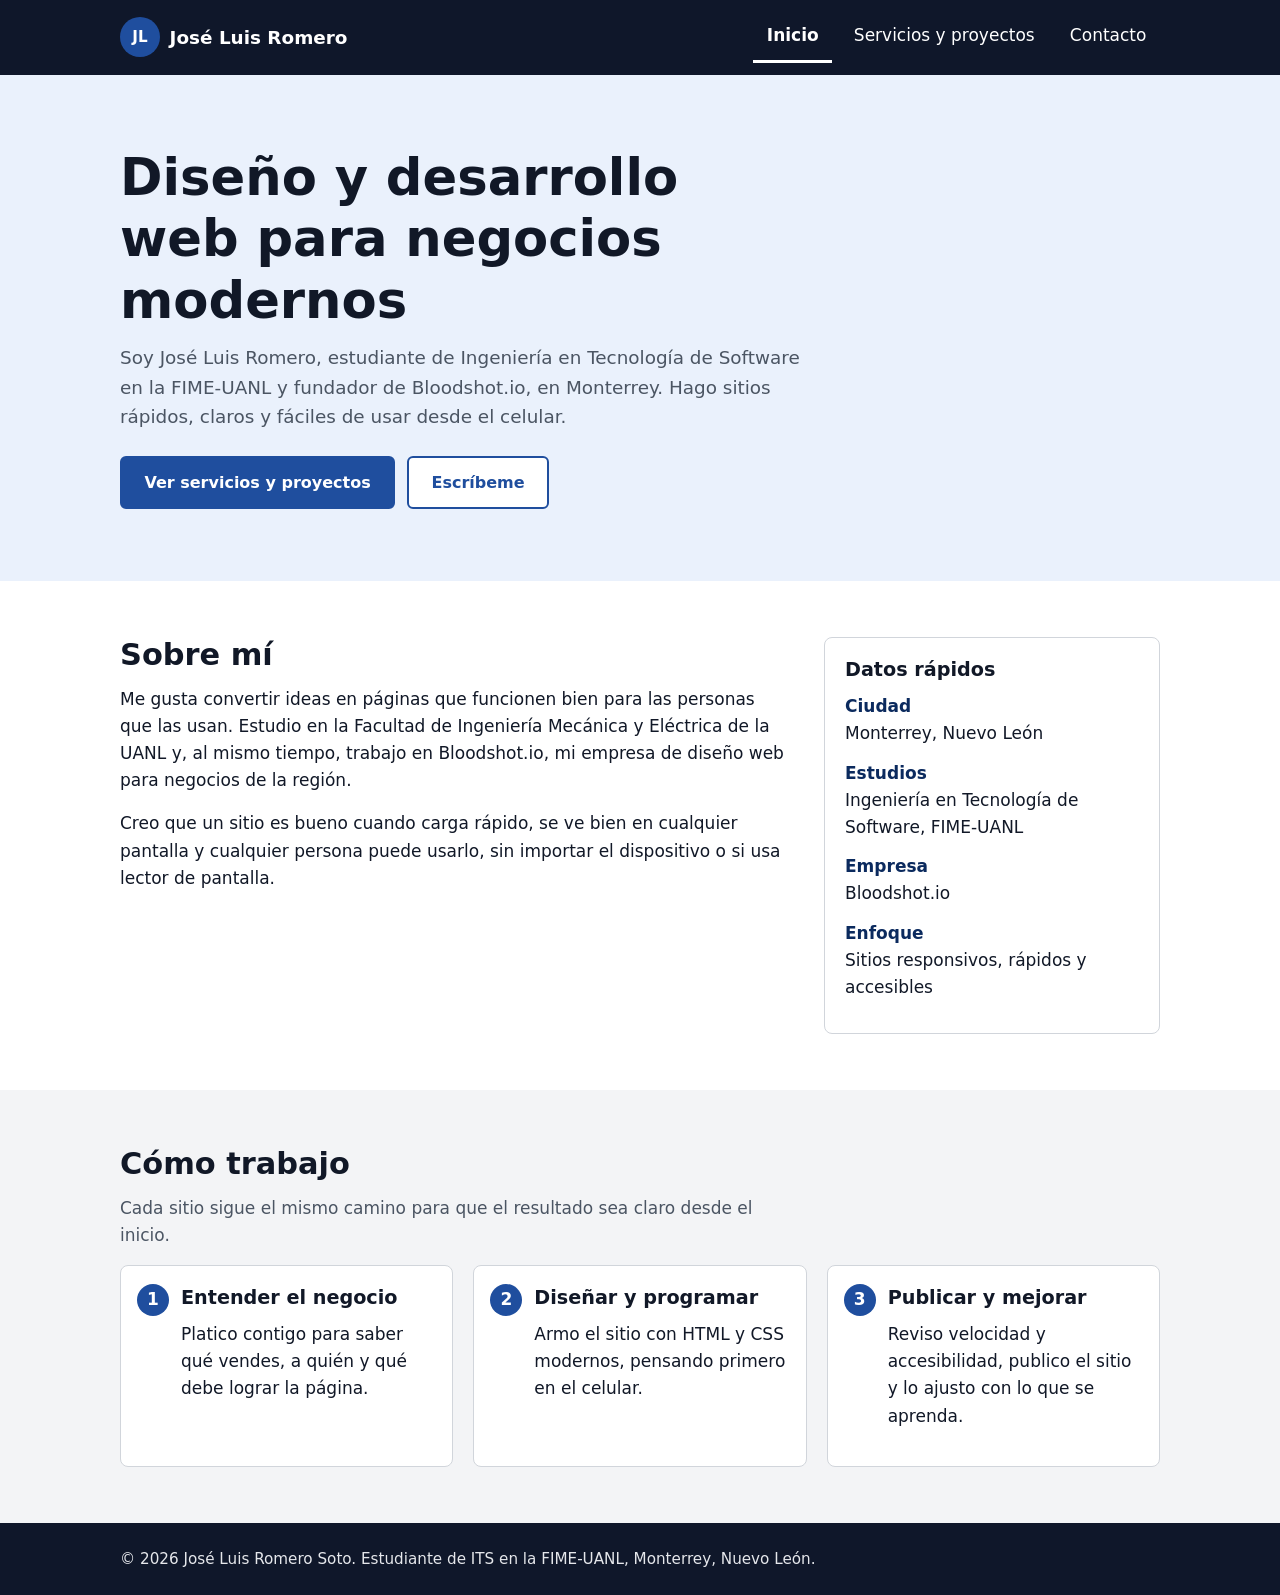
<file: index.html>
<!DOCTYPE html>
<html lang="es">
<head>
  <meta charset="utf-8">
  <meta name="viewport" content="width=device-width, initial-scale=1">
  <title>José Luis Romero | Diseño y desarrollo web</title>
  <meta name="description" content="Portafolio de José Luis Romero Soto, estudiante de ITS y fundador de Bloodshot.io en Monterrey.">
  <link rel="icon" href="data:image/svg+xml,%3Csvg%20xmlns='http://www.w3.org/2000/svg'%20viewBox='0%200%2032%2032'%3E%3Ccircle%20cx='16'%20cy='16'%20r='16'%20fill='%231f4e9e'/%3E%3Ctext%20x='16'%20y='21'%20font-size='14'%20font-family='Arial'%20font-weight='700'%20text-anchor='middle'%20fill='white'%3EJL%3C/text%3E%3C/svg%3E">
  <link rel="stylesheet" href="css/styles.css">
</head>
<body>
  <a class="skip-link" href="#contenido">Saltar al contenido</a>

  <header class="site-header">
    <div class="contenedor header-inner">
      <a class="marca" href="index.html">
        <span class="marca-icono" aria-hidden="true">JL</span>
        <span>José Luis Romero</span>
      </a>
      <nav aria-label="Principal">
        <ul class="menu">
          <li><a href="index.html" aria-current="page">Inicio</a></li>
          <li><a href="servicios.html">Servicios y proyectos</a></li>
          <li><a href="contacto.html">Contacto</a></li>
        </ul>
      </nav>
    </div>
  </header>

  <main id="contenido" tabindex="-1">
    <section class="hero" aria-labelledby="titulo-inicio">
      <div class="contenedor">
        <h1 id="titulo-inicio">Diseño y desarrollo web para negocios modernos</h1>
        <p class="lead">
          Soy José Luis Romero, estudiante de Ingeniería en Tecnología de
          Software en la FIME-UANL y fundador de Bloodshot.io, en Monterrey.
          Hago sitios rápidos, claros y fáciles de usar desde el celular.
        </p>
        <div class="acciones">
          <a class="btn" href="servicios.html">Ver servicios y proyectos</a>
          <a class="btn btn-secundario" href="contacto.html">Escríbeme</a>
        </div>
      </div>
    </section>

    <section class="seccion" aria-labelledby="titulo-sobre-mi">
      <div class="contenedor grid-2">
        <div>
          <h2 id="titulo-sobre-mi">Sobre mí</h2>
          <p>
            Me gusta convertir ideas en páginas que funcionen bien para las
            personas que las usan. Estudio en la Facultad de Ingeniería
            Mecánica y Eléctrica de la UANL y, al mismo tiempo, trabajo en
            Bloodshot.io, mi empresa de diseño web para negocios de la región.
          </p>
          <p>
            Creo que un sitio es bueno cuando carga rápido, se ve bien en
            cualquier pantalla y cualquier persona puede usarlo, sin importar
            el dispositivo o si usa lector de pantalla.
          </p>
        </div>
        <aside class="tarjeta" aria-labelledby="titulo-datos">
          <h3 id="titulo-datos">Datos rápidos</h3>
          <dl class="datos">
            <div>
              <dt>Ciudad</dt>
              <dd>Monterrey, Nuevo León</dd>
            </div>
            <div>
              <dt>Estudios</dt>
              <dd>Ingeniería en Tecnología de Software, FIME-UANL</dd>
            </div>
            <div>
              <dt>Empresa</dt>
              <dd>Bloodshot.io</dd>
            </div>
            <div>
              <dt>Enfoque</dt>
              <dd>Sitios responsivos, rápidos y accesibles</dd>
            </div>
          </dl>
        </aside>
      </div>
    </section>

    <section class="seccion seccion-gris" aria-labelledby="titulo-proceso">
      <div class="contenedor">
        <h2 id="titulo-proceso">Cómo trabajo</h2>
        <p class="intro">
          Cada sitio sigue el mismo camino para que el resultado sea claro
          desde el inicio.
        </p>
        <ol class="pasos grid-3">
          <li>
            <h3>Entender el negocio</h3>
            <p>Platico contigo para saber qué vendes, a quién y qué debe lograr la página.</p>
          </li>
          <li>
            <h3>Diseñar y programar</h3>
            <p>Armo el sitio con HTML y CSS modernos, pensando primero en el celular.</p>
          </li>
          <li>
            <h3>Publicar y mejorar</h3>
            <p>Reviso velocidad y accesibilidad, publico el sitio y lo ajusto con lo que se aprenda.</p>
          </li>
        </ol>
      </div>
    </section>
  </main>

  <footer class="site-footer">
    <div class="contenedor">
      <p>&copy; 2026 José Luis Romero Soto. Estudiante de ITS en la FIME-UANL, Monterrey, Nuevo León.</p>
    </div>
  </footer>
</body>
</html>
</file>
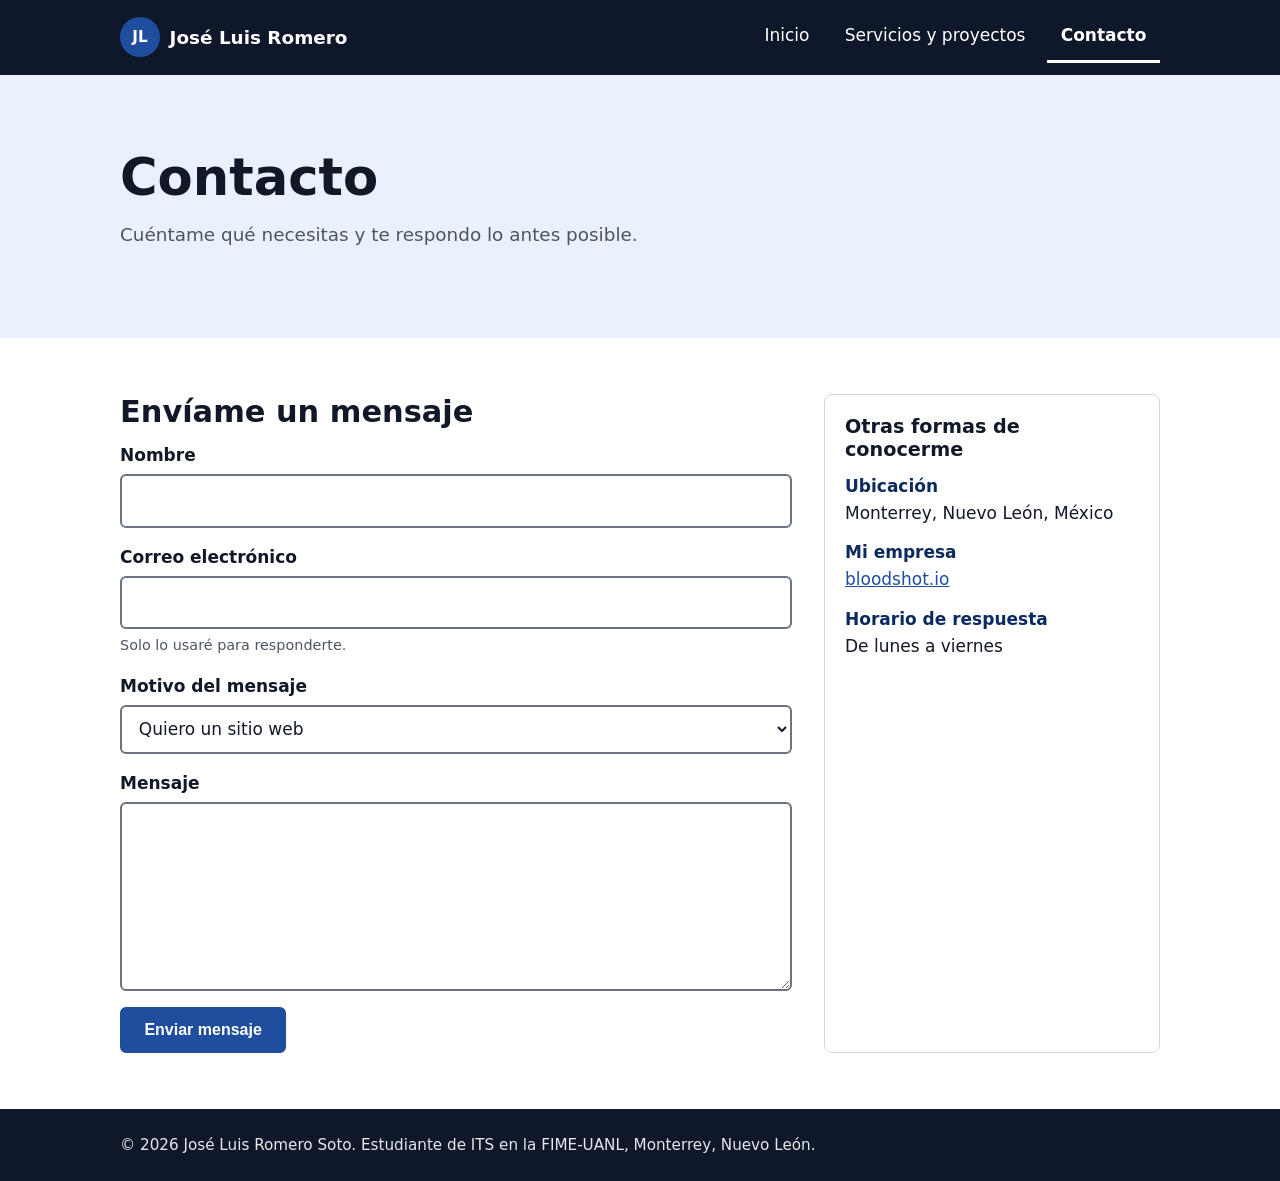
<file: contacto.html>
<!DOCTYPE html>
<html lang="es">
<head>
  <meta charset="utf-8">
  <meta name="viewport" content="width=device-width, initial-scale=1">
  <title>Contacto | José Luis Romero</title>
  <meta name="description" content="Formulario de contacto de José Luis Romero.">
  <link rel="icon" href="data:image/svg+xml,%3Csvg%20xmlns='http://www.w3.org/2000/svg'%20viewBox='0%200%2032%2032'%3E%3Ccircle%20cx='16'%20cy='16'%20r='16'%20fill='%231f4e9e'/%3E%3Ctext%20x='16'%20y='21'%20font-size='14'%20font-family='Arial'%20font-weight='700'%20text-anchor='middle'%20fill='white'%3EJL%3C/text%3E%3C/svg%3E">
  <link rel="stylesheet" href="css/styles.css">
</head>
<body>
  <a class="skip-link" href="#contenido">Saltar al contenido</a>

  <header class="site-header">
    <div class="contenedor header-inner">
      <a class="marca" href="index.html">
        <span class="marca-icono" aria-hidden="true">JL</span>
        <span>José Luis Romero</span>
      </a>
      <nav aria-label="Principal">
        <ul class="menu">
          <li><a href="index.html">Inicio</a></li>
          <li><a href="servicios.html">Servicios y proyectos</a></li>
          <li><a href="contacto.html" aria-current="page">Contacto</a></li>
        </ul>
      </nav>
    </div>
  </header>

  <main id="contenido" tabindex="-1">
    <section class="hero" aria-labelledby="titulo-contacto">
      <div class="contenedor">
        <h1 id="titulo-contacto">Contacto</h1>
        <p class="lead">
          Cuéntame qué necesitas y te respondo lo antes posible.
        </p>
      </div>
    </section>

    <section class="seccion" aria-labelledby="titulo-formulario">
      <div class="contenedor grid-2">
        <div>
          <h2 id="titulo-formulario">Envíame un mensaje</h2>
          <form class="formulario" action="#" method="post">
            <div class="campo">
              <label for="nombre">Nombre</label>
              <input type="text" id="nombre" name="nombre" autocomplete="name" required>
            </div>
            <div class="campo">
              <label for="correo">Correo electrónico</label>
              <input type="email" id="correo" name="correo" autocomplete="email" aria-describedby="ayuda-correo" required>
              <span class="ayuda" id="ayuda-correo">Solo lo usaré para responderte.</span>
            </div>
            <div class="campo">
              <label for="motivo">Motivo del mensaje</label>
              <select id="motivo" name="motivo">
                <option value="sitio">Quiero un sitio web</option>
                <option value="colaborar">Quiero colaborar en un proyecto</option>
                <option value="otro">Otro motivo</option>
              </select>
            </div>
            <div class="campo">
              <label for="mensaje">Mensaje</label>
              <textarea id="mensaje" name="mensaje" rows="6" required></textarea>
            </div>
            <div>
              <button class="btn" type="submit">Enviar mensaje</button>
            </div>
          </form>
        </div>
        <aside class="tarjeta" aria-labelledby="titulo-otros">
          <h3 id="titulo-otros">Otras formas de conocerme</h3>
          <dl class="datos">
            <div>
              <dt>Ubicación</dt>
              <dd>Monterrey, Nuevo León, México</dd>
            </div>
            <div>
              <dt>Mi empresa</dt>
              <dd><a href="https://bloodshot.io">bloodshot.io</a></dd>
            </div>
            <div>
              <dt>Horario de respuesta</dt>
              <dd>De lunes a viernes</dd>
            </div>
          </dl>
        </aside>
      </div>
    </section>
  </main>

  <footer class="site-footer">
    <div class="contenedor">
      <p>&copy; 2026 José Luis Romero Soto. Estudiante de ITS en la FIME-UANL, Monterrey, Nuevo León.</p>
    </div>
  </footer>
</body>
</html>
</file>
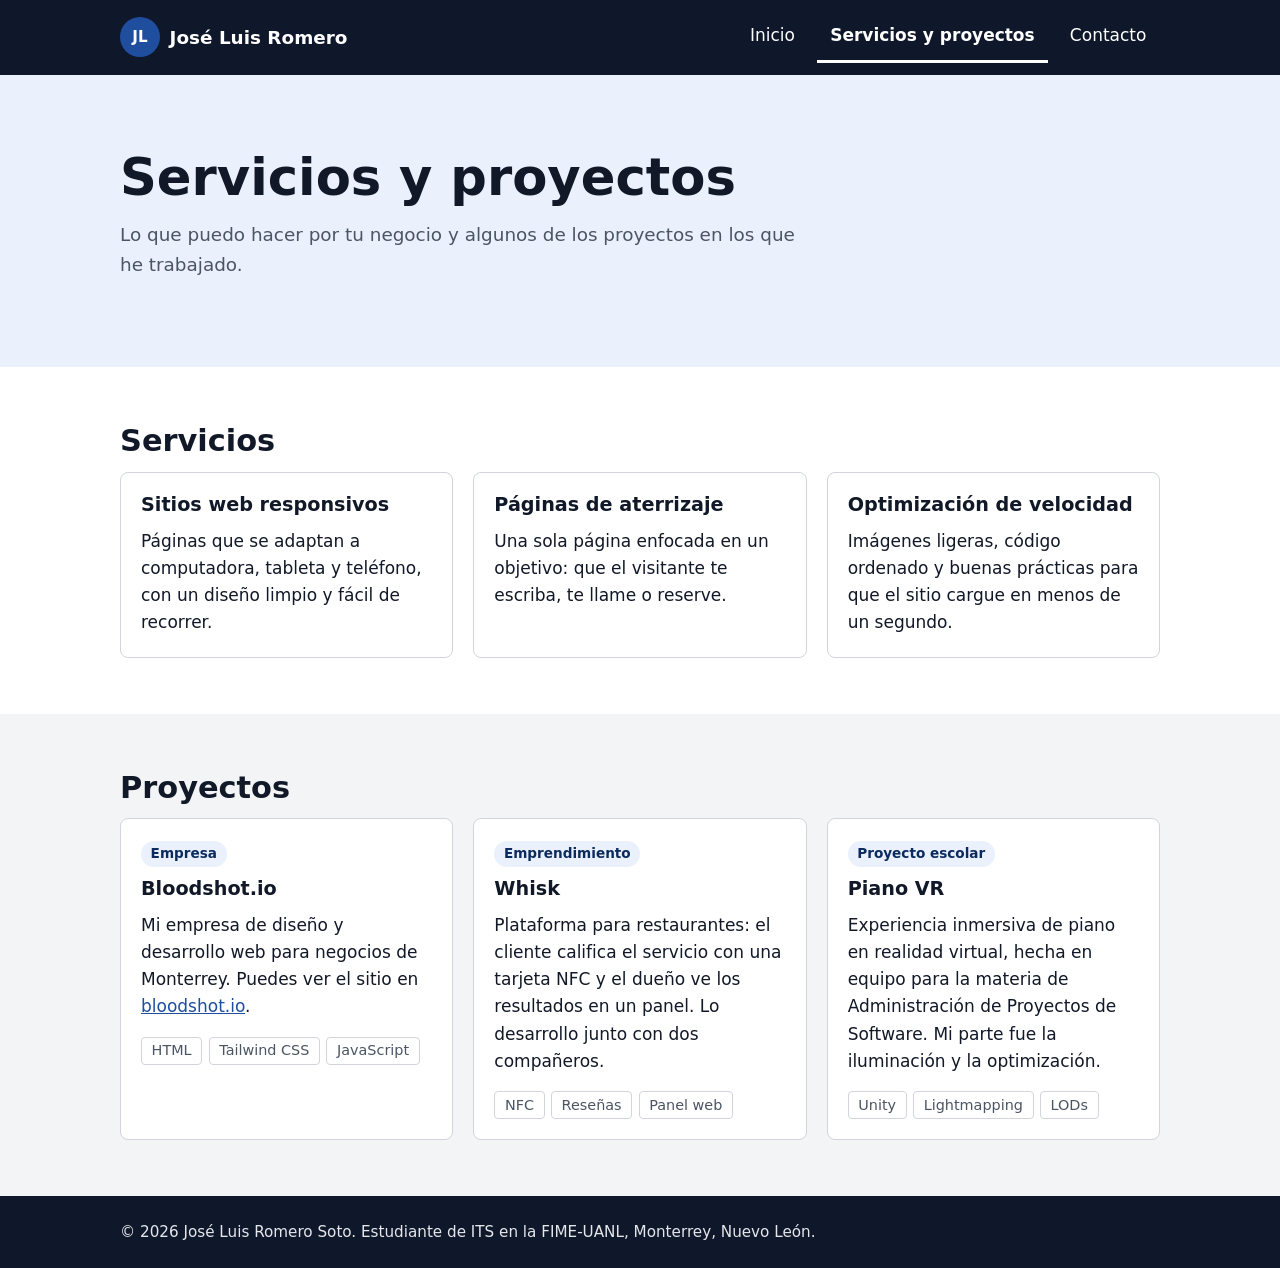
<file: servicios.html>
<!DOCTYPE html>
<html lang="es">
<head>
  <meta charset="utf-8">
  <meta name="viewport" content="width=device-width, initial-scale=1">
  <title>Servicios y proyectos | José Luis Romero</title>
  <meta name="description" content="Servicios de diseño y desarrollo web y proyectos de José Luis Romero.">
  <link rel="icon" href="data:image/svg+xml,%3Csvg%20xmlns='http://www.w3.org/2000/svg'%20viewBox='0%200%2032%2032'%3E%3Ccircle%20cx='16'%20cy='16'%20r='16'%20fill='%231f4e9e'/%3E%3Ctext%20x='16'%20y='21'%20font-size='14'%20font-family='Arial'%20font-weight='700'%20text-anchor='middle'%20fill='white'%3EJL%3C/text%3E%3C/svg%3E">
  <link rel="stylesheet" href="css/styles.css">
</head>
<body>
  <a class="skip-link" href="#contenido">Saltar al contenido</a>

  <header class="site-header">
    <div class="contenedor header-inner">
      <a class="marca" href="index.html">
        <span class="marca-icono" aria-hidden="true">JL</span>
        <span>José Luis Romero</span>
      </a>
      <nav aria-label="Principal">
        <ul class="menu">
          <li><a href="index.html">Inicio</a></li>
          <li><a href="servicios.html" aria-current="page">Servicios y proyectos</a></li>
          <li><a href="contacto.html">Contacto</a></li>
        </ul>
      </nav>
    </div>
  </header>

  <main id="contenido" tabindex="-1">
    <section class="hero" aria-labelledby="titulo-servicios">
      <div class="contenedor">
        <h1 id="titulo-servicios">Servicios y proyectos</h1>
        <p class="lead">
          Lo que puedo hacer por tu negocio y algunos de los proyectos en los
          que he trabajado.
        </p>
      </div>
    </section>

    <section class="seccion" aria-labelledby="titulo-lista-servicios">
      <div class="contenedor">
        <h2 id="titulo-lista-servicios">Servicios</h2>
        <div class="grid-3">
          <article class="tarjeta">
            <h3>Sitios web responsivos</h3>
            <p>
              Páginas que se adaptan a computadora, tableta y teléfono, con
              un diseño limpio y fácil de recorrer.
            </p>
          </article>
          <article class="tarjeta">
            <h3>Páginas de aterrizaje</h3>
            <p>
              Una sola página enfocada en un objetivo: que el visitante te
              escriba, te llame o reserve.
            </p>
          </article>
          <article class="tarjeta">
            <h3>Optimización de velocidad</h3>
            <p>
              Imágenes ligeras, código ordenado y buenas prácticas para que
              el sitio cargue en menos de un segundo.
            </p>
          </article>
        </div>
      </div>
    </section>

    <section class="seccion seccion-gris" aria-labelledby="titulo-proyectos">
      <div class="contenedor">
        <h2 id="titulo-proyectos">Proyectos</h2>
        <div class="grid-3">
          <article class="tarjeta">
            <span class="etiqueta">Empresa</span>
            <h3>Bloodshot.io</h3>
            <p>
              Mi empresa de diseño y desarrollo web para negocios de
              Monterrey. Puedes ver el sitio en
              <a href="https://bloodshot.io">bloodshot.io</a>.
            </p>
            <ul class="tecnologias" aria-label="Tecnologías">
              <li>HTML</li>
              <li>Tailwind CSS</li>
              <li>JavaScript</li>
            </ul>
          </article>
          <article class="tarjeta">
            <span class="etiqueta">Emprendimiento</span>
            <h3>Whisk</h3>
            <p>
              Plataforma para restaurantes: el cliente califica el servicio
              con una tarjeta NFC y el dueño ve los resultados en un panel.
              Lo desarrollo junto con dos compañeros.
            </p>
            <ul class="tecnologias" aria-label="Tecnologías">
              <li>NFC</li>
              <li>Reseñas</li>
              <li>Panel web</li>
            </ul>
          </article>
          <article class="tarjeta">
            <span class="etiqueta">Proyecto escolar</span>
            <h3>Piano VR</h3>
            <p>
              Experiencia inmersiva de piano en realidad virtual, hecha en
              equipo para la materia de Administración de Proyectos de
              Software. Mi parte fue la iluminación y la optimización.
            </p>
            <ul class="tecnologias" aria-label="Tecnologías">
              <li>Unity</li>
              <li>Lightmapping</li>
              <li>LODs</li>
            </ul>
          </article>
        </div>
      </div>
    </section>
  </main>

  <footer class="site-footer">
    <div class="contenedor">
      <p>&copy; 2026 José Luis Romero Soto. Estudiante de ITS en la FIME-UANL, Monterrey, Nuevo León.</p>
    </div>
  </footer>
</body>
</html>
</file>
<file: css/styles.css>
/* ==========================================================
   Portafolio de JosÃ© Luis Romero Soto
   DiseÃ±o mobile-first con Flexbox y Grid.
   Un breakpoint principal: 768px.
   ========================================================== */

:root {
  --tinta: #111827;
  --suave: #4b5563;
  --azul: #1f4e9e;
  --azul-oscuro: #0b2a5e;
  --azul-claro: #eaf1fc;
  --oscuro: #0f172a;
  --gris: #f3f4f6;
  --borde: #d1d5db;
  --foco: #f2a900;
}

* {
  box-sizing: border-box;
}

body {
  margin: 0;
  font-family: system-ui, -apple-system, "Segoe UI", Roboto, Arial, sans-serif;
  font-size: 1.0625rem;
  line-height: 1.6;
  color: var(--tinta);
  background-color: #ffffff;
}

img,
svg {
  max-width: 100%;
}

a {
  color: var(--azul);
}

a:hover {
  color: var(--azul-oscuro);
}

/* Foco visible para quien navega con teclado */
a:focus,
button:focus,
input:focus,
select:focus,
textarea:focus,
summary:focus {
  outline: 3px solid var(--foco);
  outline-offset: 2px;
}

h1,
h2,
h3 {
  line-height: 1.2;
  margin: 0 0 0.75rem;
}

h1 {
  font-size: 2rem;
}

h2 {
  font-size: 1.6rem;
}

h3 {
  font-size: 1.2rem;
}

p {
  margin: 0 0 1rem;
}

.contenedor {
  width: 100%;
  max-width: 1080px;
  margin: 0 auto;
  padding: 0 1.25rem;
}

/* ---------- Enlace para saltar al contenido ---------- */
.skip-link {
  position: absolute;
  left: 0.5rem;
  top: -4rem;
  z-index: 10;
  padding: 0.6rem 1rem;
  background-color: #ffffff;
  color: var(--tinta);
  font-weight: 700;
  border: 2px solid var(--tinta);
}

.skip-link:focus {
  top: 0.5rem;
}

/* ---------- Encabezado y navegaciÃ³n (Flexbox) ---------- */
.site-header {
  background-color: var(--oscuro);
  color: #ffffff;
}

.header-inner {
  display: flex;
  flex-direction: column;
  align-items: flex-start;
  gap: 0.5rem;
  padding-top: 0.75rem;
  padding-bottom: 0.75rem;
}

.marca {
  display: flex;
  align-items: center;
  gap: 0.6rem;
  color: #ffffff;
  font-weight: 700;
  font-size: 1.15rem;
  text-decoration: none;
}

.marca:hover {
  color: #ffffff;
}

.marca-icono {
  display: flex;
  align-items: center;
  justify-content: center;
  width: 2.5rem;
  height: 2.5rem;
  border-radius: 50%;
  background-color: var(--azul);
  font-size: 0.95rem;
}

.menu {
  display: flex;
  flex-wrap: wrap;
  gap: 0.25rem 0.5rem;
  margin: 0;
  padding: 0;
  list-style: none;
}

.menu a {
  display: block;
  padding: 0.65rem 0.85rem;
  color: #ffffff;
  text-decoration: none;
  border-bottom: 3px solid transparent;
}

.menu a:hover {
  border-bottom-color: #9db9e8;
}

.menu a[aria-current="page"] {
  border-bottom-color: #ffffff;
  font-weight: 700;
}

/* ---------- Portada (hero) ---------- */
.hero {
  background-color: var(--azul-claro);
  padding: 2.5rem 0;
}

.hero h1 {
  font-size: 2.1rem;
  max-width: 18ch;
}

.hero .lead {
  max-width: 60ch;
  font-size: 1.15rem;
  color: var(--suave);
}

.acciones {
  display: flex;
  flex-wrap: wrap;
  gap: 0.75rem;
  margin-top: 1.5rem;
}

.btn {
  display: inline-block;
  padding: 0.75rem 1.4rem;
  border: 2px solid var(--azul);
  border-radius: 6px;
  background-color: var(--azul);
  color: #ffffff;
  font-weight: 700;
  font-size: 1rem;
  text-decoration: none;
  cursor: pointer;
}

.btn:hover {
  background-color: var(--azul-oscuro);
  border-color: var(--azul-oscuro);
  color: #ffffff;
}

.btn-secundario {
  background-color: #ffffff;
  color: var(--azul);
}

.btn-secundario:hover {
  background-color: var(--azul);
  color: #ffffff;
}

/* ---------- Secciones ---------- */
.seccion {
  padding: 2.5rem 0;
}

.seccion-gris {
  background-color: var(--gris);
}

.intro {
  max-width: 62ch;
  color: var(--suave);
}

/* Rejillas (Grid): una columna en mÃ³vil */
.grid-2,
.grid-3 {
  display: grid;
  grid-template-columns: 1fr;
  gap: 1.25rem;
}

.tarjeta {
  padding: 1.25rem;
  background-color: #ffffff;
  border: 1px solid var(--borde);
  border-radius: 8px;
}

.tarjeta p:last-child {
  margin-bottom: 0;
}

.etiqueta {
  display: inline-block;
  margin-bottom: 0.6rem;
  padding: 0.15rem 0.6rem;
  border-radius: 999px;
  background-color: var(--azul-claro);
  color: var(--azul-oscuro);
  font-size: 0.85rem;
  font-weight: 700;
}

.pasos {
  margin: 0;
  padding: 0;
  list-style: none;
  counter-reset: paso;
}

.pasos li {
  position: relative;
  padding: 1.25rem 1.25rem 1.25rem 3.75rem;
  background-color: #ffffff;
  border: 1px solid var(--borde);
  border-radius: 8px;
  counter-increment: paso;
}

.pasos li::before {
  content: counter(paso);
  position: absolute;
  left: 1rem;
  top: 1.1rem;
  display: flex;
  align-items: center;
  justify-content: center;
  width: 2rem;
  height: 2rem;
  border-radius: 50%;
  background-color: var(--azul);
  color: #ffffff;
  font-weight: 700;
}

.datos {
  margin: 0;
}

.datos dt {
  font-weight: 700;
  color: var(--azul-oscuro);
}

.datos dd {
  margin: 0 0 0.75rem;
}

.tecnologias {
  margin: 0.75rem 0 0;
  padding: 0;
  list-style: none;
  display: flex;
  flex-wrap: wrap;
  gap: 0.4rem;
}

.tecnologias li {
  padding: 0.1rem 0.6rem;
  border: 1px solid var(--borde);
  border-radius: 4px;
  font-size: 0.9rem;
  color: var(--suave);
}

/* ---------- Formulario ---------- */
.formulario {
  display: flex;
  flex-direction: column;
  gap: 1rem;
}

.campo {
  display: flex;
  flex-direction: column;
  gap: 0.3rem;
}

.campo label {
  font-weight: 700;
}

.ayuda {
  font-size: 0.9rem;
  color: var(--suave);
}

.campo input,
.campo select,
.campo textarea {
  width: 100%;
  padding: 0.7rem 0.8rem;
  font: inherit;
  color: var(--tinta);
  background-color: #ffffff;
  border: 2px solid #6b7280;
  border-radius: 6px;
}

.campo textarea {
  min-height: 9rem;
  resize: vertical;
}

/* ---------- Pie de pÃ¡gina ---------- */
.site-footer {
  padding: 1.5rem 0;
  background-color: var(--oscuro);
  color: #e5e7eb;
  font-size: 0.95rem;
}

.site-footer p {
  margin: 0;
}

.site-footer a {
  color: #ffffff;
}

/* ==========================================================
   Breakpoint: pantallas de 768px o mÃ¡s (tabletas y computadoras)
   ========================================================== */
@media (min-width: 768px) {
  h1 {
    font-size: 2.6rem;
  }

  h2 {
    font-size: 1.9rem;
  }

  .header-inner {
    flex-direction: row;
    align-items: center;
    justify-content: space-between;
  }

  .hero {
    padding: 4.5rem 0;
  }

  .hero h1 {
    font-size: 3.2rem;
  }

  .seccion {
    padding: 3.5rem 0;
  }

  .grid-2 {
    grid-template-columns: 2fr 1fr;
    gap: 2rem;
  }

  .grid-3 {
    grid-template-columns: repeat(3, 1fr);
  }
}
</file>
